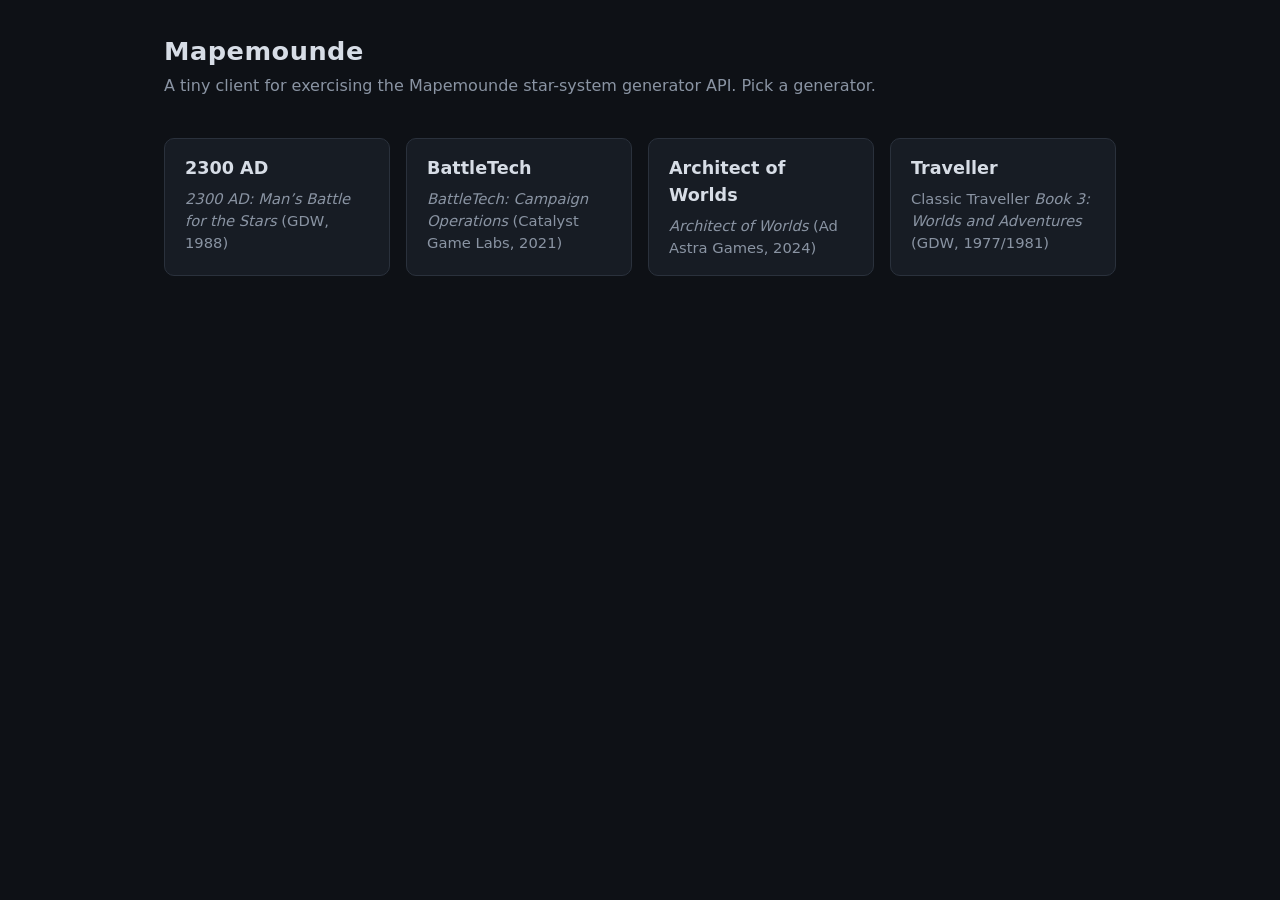
<file: docs/index.html>
<!DOCTYPE html>
<html lang="en">
  <head>
    <meta charset="utf-8" />
    <meta name="viewport" content="width=device-width, initial-scale=1" />
    <title>Mapemounde — API tester</title>
    <link rel="icon" href="favicon.svg" type="image/svg+xml" />
    <link rel="stylesheet" href="styles.css" />
  </head>
  <body>
    <header>
      <h1>Mapemounde</h1>
      <p class="subtitle">A tiny client for exercising the Mapemounde star-system generator API. Pick a generator.</p>
    </header>

    <main>
      <form data-dev-only>
        <div class="row">
          <label for="apiBase">API base</label>
          <!-- Dev only: value is set by apiBase.js (?api= → saved → default) and remembered across visits and pages. In prod it is fixed and this form is hidden. -->
          <input id="apiBase" type="text" placeholder="http://localhost:8080" spellcheck="false" />
        </div>
        <p class="hint">
          Remembered across visits and shared by all four pages. Over HTTPS (GitHub Pages) the
          API base must be <code>https://</code> — the browser blocks <code>http://</code> as mixed content.
        </p>
      </form>

      <nav class="cards">
        <a class="gcard" href="ad2300.html">
          <h2>2300 AD</h2>
          <p><cite>2300 AD: Man’s Battle for the Stars</cite> (GDW, 1988)</p>
        </a>
        <a class="gcard" href="btech.html">
          <h2>BattleTech</h2>
          <p><cite>BattleTech: Campaign Operations</cite> (Catalyst Game Labs, 2021)</p>
        </a>
        <a class="gcard" href="aow.html">
          <h2>Architect of Worlds</h2>
          <p><cite>Architect of Worlds</cite> (Ad Astra Games, 2024)</p>
        </a>
        <a class="gcard" href="traveller.html">
          <h2>Traveller</h2>
          <p>Classic Traveller <cite>Book 3: Worlds and Adventures</cite> (GDW, 1977/1981)</p>
        </a>
      </nav>
    </main>

    <script src="apiBase.js"></script>
  </body>
</html>
</file>
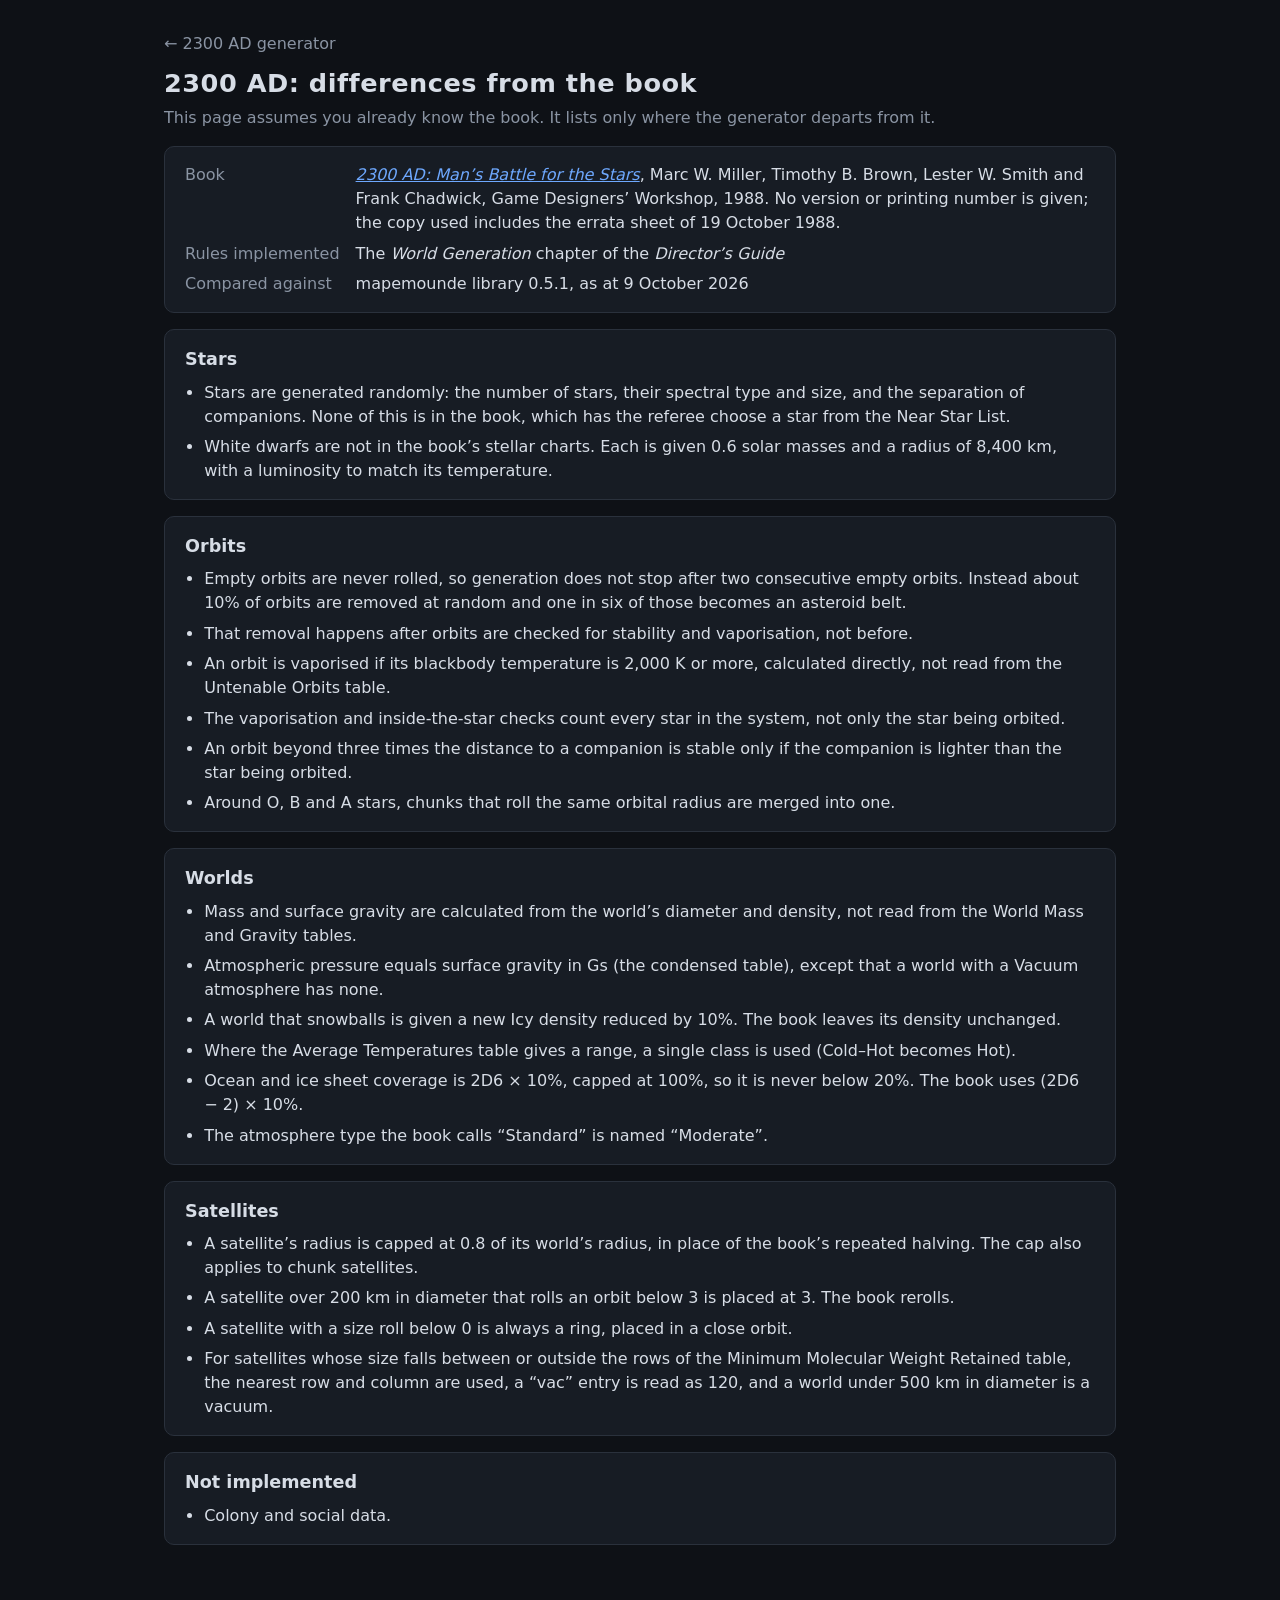
<file: docs/ad2300-differences.html>
<!DOCTYPE html>
<html lang="en">
  <head>
    <meta charset="utf-8" />
    <meta name="viewport" content="width=device-width, initial-scale=1" />
    <title>Mapemounde — 2300 AD: differences from the book</title>
    <link rel="icon" href="favicon.svg" type="image/svg+xml" />
    <link rel="stylesheet" href="styles.css" />
  </head>
  <body>
    <header>
      <p class="crumb"><a href="ad2300.html">← 2300 AD generator</a></p>
      <h1>2300 AD: differences from the book</h1>
      <p class="subtitle">This page assumes you already know the book. It lists only where the generator departs from it.</p>
    </header>

    <main class="about">
      <section class="card">
        <dl class="facts">
          <dt>Book</dt>
          <dd><a href="https://www.drivethrurpg.com/en/product/413/2300-ad-man-s-battle-for-the-stars" target="_blank" rel="noopener"><cite>2300 AD: Man’s Battle for the Stars</cite></a>, Marc W. Miller, Timothy B. Brown, Lester W. Smith and Frank Chadwick, Game Designers’ Workshop, 1988. No version or printing number is given; the copy used includes the errata sheet of 19 October 1988.</dd>
          <dt>Rules implemented</dt>
          <dd>The <em>World Generation</em> chapter of the <em>Director’s Guide</em></dd>
          <dt>Compared against</dt>
          <dd>mapemounde library 0.5.1, as at 9 October 2026</dd>
        </dl>
      </section>

      <section class="card">
        <h2>Stars</h2>
        <ul>
          <li>Stars are generated randomly: the number of stars, their spectral type and size, and the separation of companions. None of this is in the book, which has the referee choose a star from the Near Star List.</li>
          <li>White dwarfs are not in the book’s stellar charts. Each is given 0.6 solar masses and a radius of 8,400 km, with a luminosity to match its temperature.</li>
        </ul>
      </section>

      <section class="card">
        <h2>Orbits</h2>
        <ul>
          <li>Empty orbits are never rolled, so generation does not stop after two consecutive empty orbits. Instead about 10% of orbits are removed at random and one in six of those becomes an asteroid belt.</li>
          <li>That removal happens after orbits are checked for stability and vaporisation, not before.</li>
          <li>An orbit is vaporised if its blackbody temperature is 2,000 K or more, calculated directly, not read from the Untenable Orbits table.</li>
          <li>The vaporisation and inside-the-star checks count every star in the system, not only the star being orbited.</li>
          <li>An orbit beyond three times the distance to a companion is stable only if the companion is lighter than the star being orbited.</li>
          <li>Around O, B and A stars, chunks that roll the same orbital radius are merged into one.</li>
        </ul>
      </section>

      <section class="card">
        <h2>Worlds</h2>
        <ul>
          <li>Mass and surface gravity are calculated from the world’s diameter and density, not read from the World Mass and Gravity tables.</li>
          <li>Atmospheric pressure equals surface gravity in Gs (the condensed table), except that a world with a Vacuum atmosphere has none.</li>
          <li>A world that snowballs is given a new Icy density reduced by 10%. The book leaves its density unchanged.</li>
          <li>Where the Average Temperatures table gives a range, a single class is used (Cold–Hot becomes Hot).</li>
          <li>Ocean and ice sheet coverage is 2D6 × 10%, capped at 100%, so it is never below 20%. The book uses (2D6 − 2) × 10%.</li>
          <li>The atmosphere type the book calls “Standard” is named “Moderate”.</li>
        </ul>
      </section>

      <section class="card">
        <h2>Satellites</h2>
        <ul>
          <li>A satellite’s radius is capped at 0.8 of its world’s radius, in place of the book’s repeated halving. The cap also applies to chunk satellites.</li>
          <li>A satellite over 200 km in diameter that rolls an orbit below 3 is placed at 3. The book rerolls.</li>
          <li>A satellite with a size roll below 0 is always a ring, placed in a close orbit.</li>
          <li>For satellites whose size falls between or outside the rows of the Minimum Molecular Weight Retained table, the nearest row and column are used, a “vac” entry is read as 120, and a world under 500 km in diameter is a vacuum.</li>
        </ul>
      </section>

      <section class="card">
        <h2>Not implemented</h2>
        <ul>
          <li>Colony and social data.</li>
        </ul>
      </section>
    </main>
  </body>
</html>
</file>
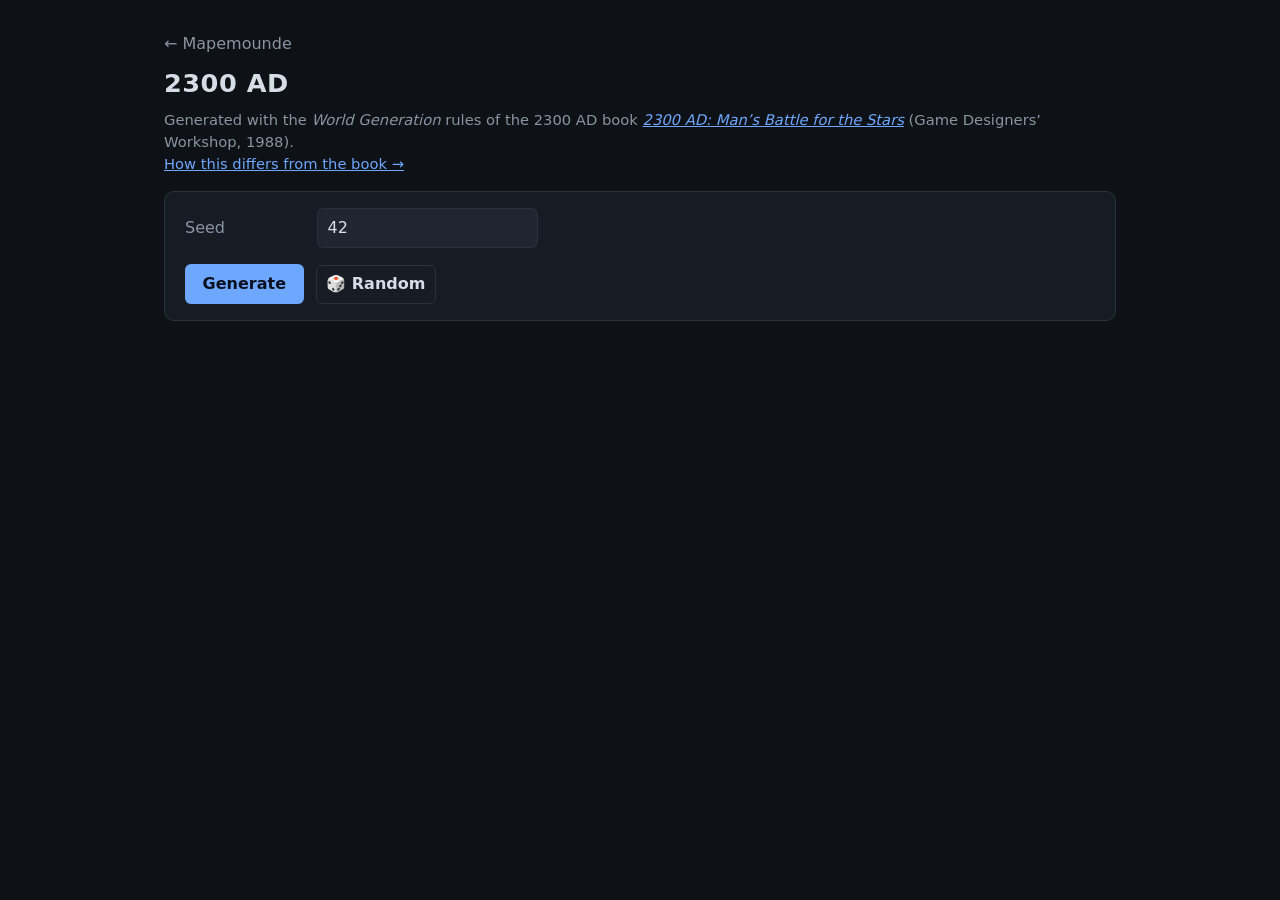
<file: docs/ad2300.html>
<!DOCTYPE html>
<html lang="en">
  <head>
    <meta charset="utf-8" />
    <meta name="viewport" content="width=device-width, initial-scale=1" />
    <title>Mapemounde — 2300 AD</title>
    <link rel="icon" href="favicon.svg" type="image/svg+xml" />
    <link rel="stylesheet" href="styles.css" />
  </head>
  <body data-generator="ad2300">
    <header>
      <p class="crumb"><a href="index.html">← Mapemounde</a></p>
      <h1>2300 AD</h1>
      <p class="source">
        Generated with the <em>World Generation</em> rules of the 2300 AD book <a href="https://www.drivethrurpg.com/en/product/413/2300-ad-man-s-battle-for-the-stars" target="_blank" rel="noopener"><cite>2300 AD: Man’s Battle for the Stars</cite></a> (Game Designers’ Workshop, 1988).<br />
        <a href="ad2300-differences.html">How this differs from the book →</a>
      </p>
    </header>

    <main>
      <form id="form">
        <div class="row" data-dev-only>
          <label for="apiBase">API base</label>
          <!-- Dev only: value is set by apiBase.js (?api= → saved → default) and remembered across visits and pages. In prod it is fixed and this row is hidden. -->
          <input id="apiBase" type="text" placeholder="http://localhost:8080" spellcheck="false" />
        </div>

        <div class="row">
          <label for="seed">Seed</label>
          <input id="seed" type="text" value="42" spellcheck="false" />
        </div>

        <div class="row actions">
          <button type="submit" title="Generate the system for this seed">Generate</button>
          <button type="button" id="random" class="ghost" title="Roll a random seed and generate (shortcut: R)">🎲 Random</button>
          <span id="status" class="status"></span>
        </div>
      </form>

      <section id="result" hidden>
        <div id="rendered"></div>
        <details>
          <summary>Raw JSON</summary>
          <pre id="raw"></pre>
        </details>
      </section>
    </main>

    <script src="apiBase.js"></script>
    <script src="app.js"></script>
  </body>
</html>
</file>
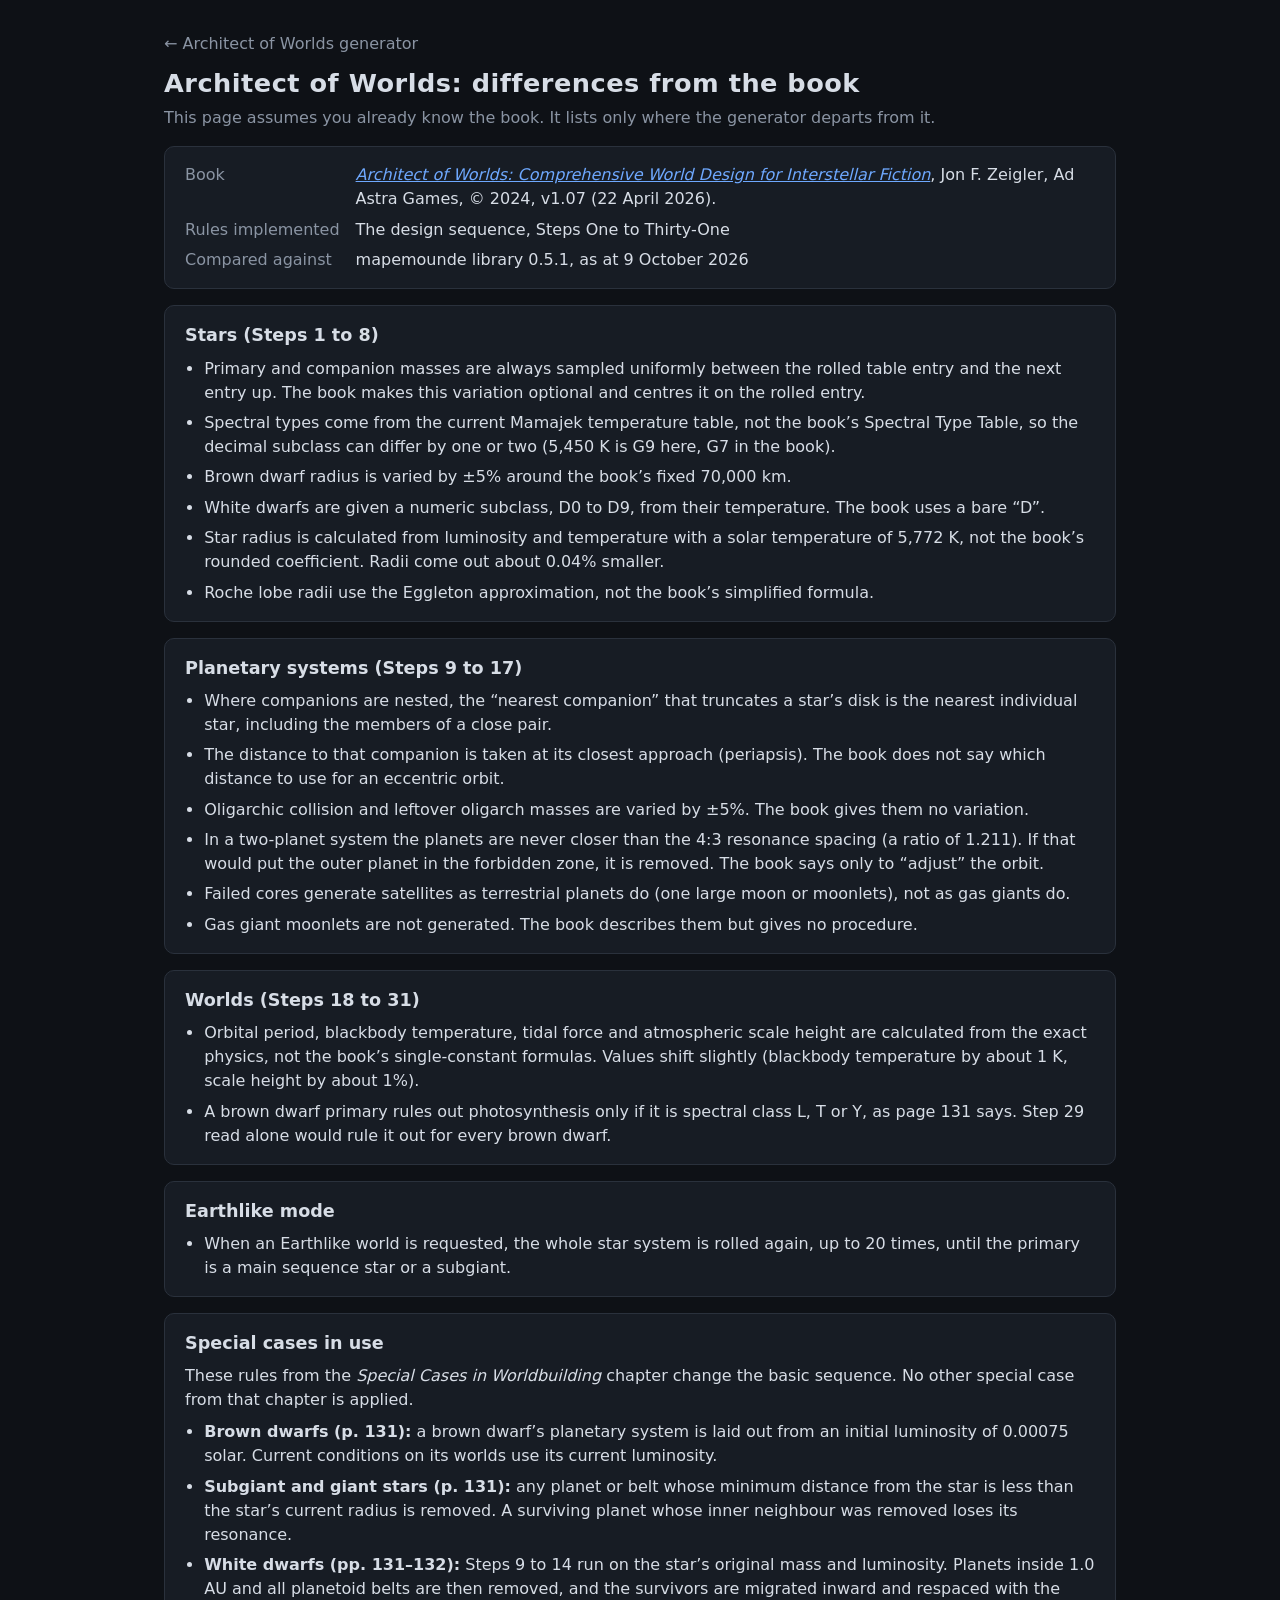
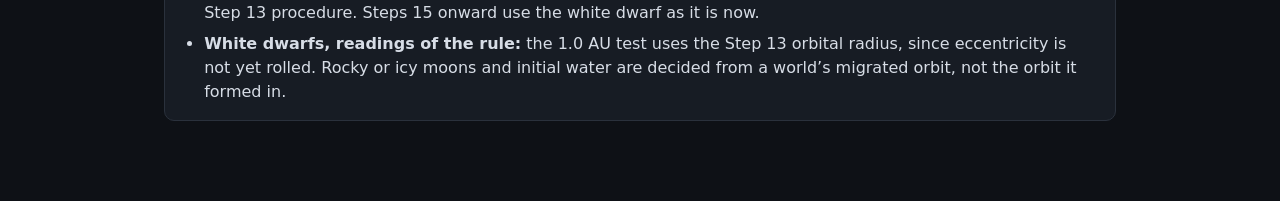
<file: docs/aow-differences.html>
<!DOCTYPE html>
<html lang="en">
  <head>
    <meta charset="utf-8" />
    <meta name="viewport" content="width=device-width, initial-scale=1" />
    <title>Mapemounde — Architect of Worlds: differences from the book</title>
    <link rel="icon" href="favicon.svg" type="image/svg+xml" />
    <link rel="stylesheet" href="styles.css" />
  </head>
  <body>
    <header>
      <p class="crumb"><a href="aow.html">← Architect of Worlds generator</a></p>
      <h1>Architect of Worlds: differences from the book</h1>
      <p class="subtitle">This page assumes you already know the book. It lists only where the generator departs from it.</p>
    </header>

    <main class="about">
      <section class="card">
        <dl class="facts">
          <dt>Book</dt>
          <dd><a href="https://www.adastragames.com/products/p/architect-of-worlds-pdf" target="_blank" rel="noopener"><cite>Architect of Worlds: Comprehensive World Design for Interstellar Fiction</cite></a>, Jon F. Zeigler, Ad Astra Games, © 2024, v1.07 (22 April 2026).</dd>
          <dt>Rules implemented</dt>
          <dd>The design sequence, Steps One to Thirty-One</dd>
          <dt>Compared against</dt>
          <dd>mapemounde library 0.5.1, as at 9 October 2026</dd>
        </dl>
      </section>

      <section class="card">
        <h2>Stars (Steps 1 to 8)</h2>
        <ul>
          <li>Primary and companion masses are always sampled uniformly between the rolled table entry and the next entry up. The book makes this variation optional and centres it on the rolled entry.</li>
          <li>Spectral types come from the current Mamajek temperature table, not the book’s Spectral Type Table, so the decimal subclass can differ by one or two (5,450 K is G9 here, G7 in the book).</li>
          <li>Brown dwarf radius is varied by ±5% around the book’s fixed 70,000 km.</li>
          <li>White dwarfs are given a numeric subclass, D0 to D9, from their temperature. The book uses a bare “D”.</li>
          <li>Star radius is calculated from luminosity and temperature with a solar temperature of 5,772 K, not the book’s rounded coefficient. Radii come out about 0.04% smaller.</li>
          <li>Roche lobe radii use the Eggleton approximation, not the book’s simplified formula.</li>
        </ul>
      </section>

      <section class="card">
        <h2>Planetary systems (Steps 9 to 17)</h2>
        <ul>
          <li>Where companions are nested, the “nearest companion” that truncates a star’s disk is the nearest individual star, including the members of a close pair.</li>
          <li>The distance to that companion is taken at its closest approach (periapsis). The book does not say which distance to use for an eccentric orbit.</li>
          <li>Oligarchic collision and leftover oligarch masses are varied by ±5%. The book gives them no variation.</li>
          <li>In a two-planet system the planets are never closer than the 4:3 resonance spacing (a ratio of 1.211). If that would put the outer planet in the forbidden zone, it is removed. The book says only to “adjust” the orbit.</li>
          <li>Failed cores generate satellites as terrestrial planets do (one large moon or moonlets), not as gas giants do.</li>
          <li>Gas giant moonlets are not generated. The book describes them but gives no procedure.</li>
        </ul>
      </section>

      <section class="card">
        <h2>Worlds (Steps 18 to 31)</h2>
        <ul>
          <li>Orbital period, blackbody temperature, tidal force and atmospheric scale height are calculated from the exact physics, not the book’s single-constant formulas. Values shift slightly (blackbody temperature by about 1 K, scale height by about 1%).</li>
          <li>A brown dwarf primary rules out photosynthesis only if it is spectral class L, T or Y, as page 131 says. Step 29 read alone would rule it out for every brown dwarf.</li>
        </ul>
      </section>

      <section class="card">
        <h2>Earthlike mode</h2>
        <ul>
          <li>When an Earthlike world is requested, the whole star system is rolled again, up to 20 times, until the primary is a main sequence star or a subgiant.</li>
        </ul>
      </section>

      <section class="card">
        <h2>Special cases in use</h2>
        <p>These rules from the <em>Special Cases in Worldbuilding</em> chapter change the basic sequence. No other special case from that chapter is applied.</p>
        <ul>
          <li><strong>Brown dwarfs (p. 131):</strong> a brown dwarf’s planetary system is laid out from an initial luminosity of 0.00075 solar. Current conditions on its worlds use its current luminosity.</li>
          <li><strong>Subgiant and giant stars (p. 131):</strong> any planet or belt whose minimum distance from the star is less than the star’s current radius is removed. A surviving planet whose inner neighbour was removed loses its resonance.</li>
          <li><strong>White dwarfs (pp. 131–132):</strong> Steps 9 to 14 run on the star’s original mass and luminosity. Planets inside 1.0 AU and all planetoid belts are then removed, and the survivors are migrated inward and respaced with the Step 13 procedure. Steps 15 onward use the white dwarf as it is now.</li>
          <li><strong>White dwarfs, readings of the rule:</strong> the 1.0 AU test uses the Step 13 orbital radius, since eccentricity is not yet rolled. Rocky or icy moons and initial water are decided from a world’s migrated orbit, not the orbit it formed in.</li>
        </ul>
      </section>
    </main>
  </body>
</html>
</file>
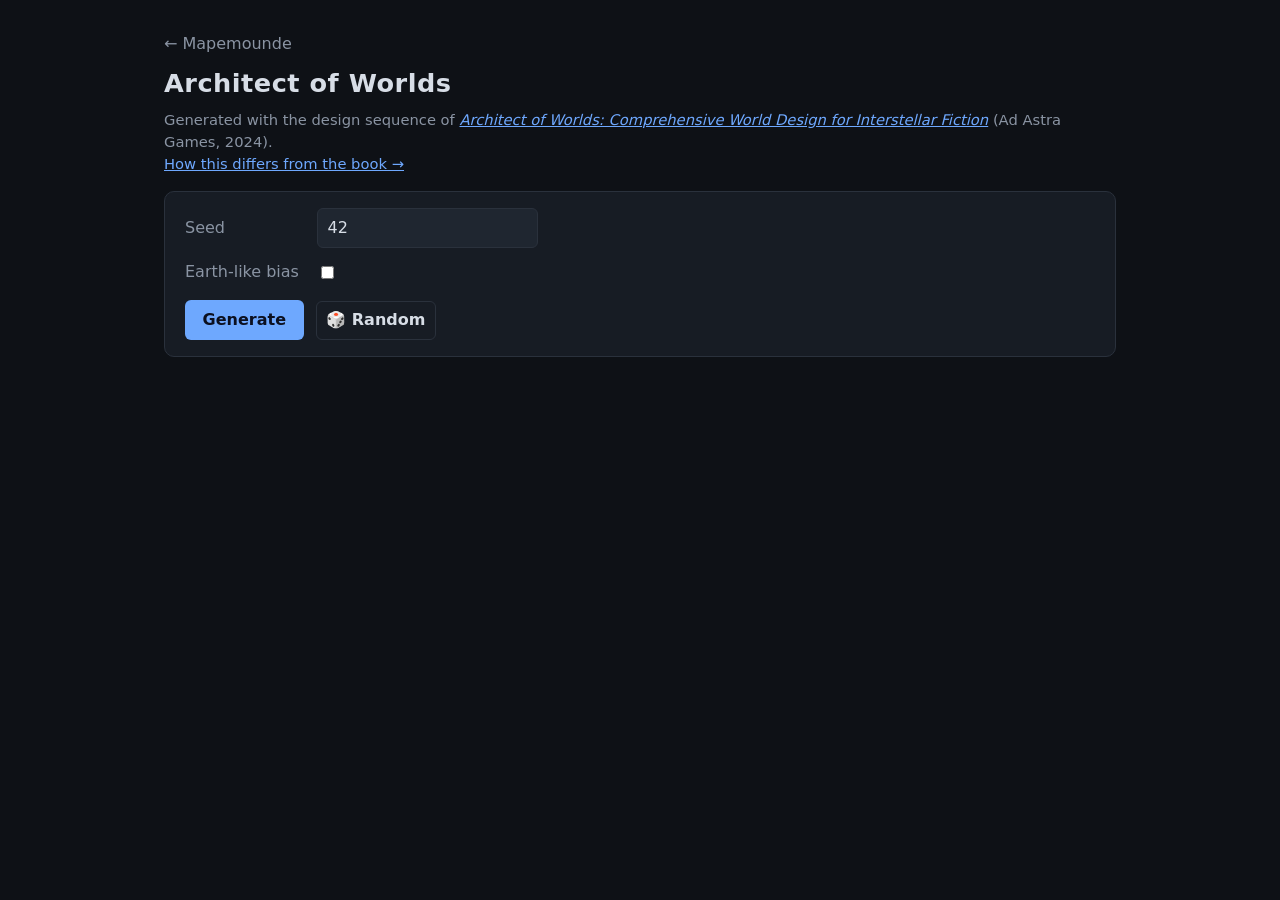
<file: docs/aow.html>
<!DOCTYPE html>
<html lang="en">
  <head>
    <meta charset="utf-8" />
    <meta name="viewport" content="width=device-width, initial-scale=1" />
    <title>Mapemounde — Architect of Worlds</title>
    <link rel="icon" href="favicon.svg" type="image/svg+xml" />
    <link rel="stylesheet" href="styles.css" />
  </head>
  <body data-generator="aow">
    <header>
      <p class="crumb"><a href="index.html">← Mapemounde</a></p>
      <h1>Architect of Worlds</h1>
      <p class="source">
        Generated with the design sequence of <a href="https://www.adastragames.com/products/p/architect-of-worlds-pdf" target="_blank" rel="noopener"><cite>Architect of Worlds: Comprehensive World Design for Interstellar Fiction</cite></a> (Ad Astra Games, 2024).<br />
        <a href="aow-differences.html">How this differs from the book →</a>
      </p>
    </header>

    <main>
      <form id="form">
        <div class="row" data-dev-only>
          <label for="apiBase">API base</label>
          <!-- Dev only: value is set by apiBase.js (?api= → saved → default) and remembered across visits and pages. In prod it is fixed and this row is hidden. -->
          <input id="apiBase" type="text" placeholder="http://localhost:8080" spellcheck="false" />
        </div>

        <div class="row">
          <label for="seed">Seed</label>
          <input id="seed" type="text" value="42" spellcheck="false" />
        </div>

        <div class="row">
          <label for="earthLike">Earth-like bias</label>
          <input id="earthLike" type="checkbox" data-param="earthLike" />
        </div>

        <div class="row actions">
          <button type="submit" title="Generate the system for this seed">Generate</button>
          <button type="button" id="random" class="ghost" title="Roll a random seed and generate (shortcut: R)">🎲 Random</button>
          <span id="status" class="status"></span>
        </div>
      </form>

      <section id="result" hidden>
        <div id="rendered"></div>
        <details>
          <summary>Raw JSON</summary>
          <pre id="raw"></pre>
        </details>
      </section>
    </main>

    <script src="apiBase.js"></script>
    <script src="app.js"></script>
  </body>
</html>
</file>
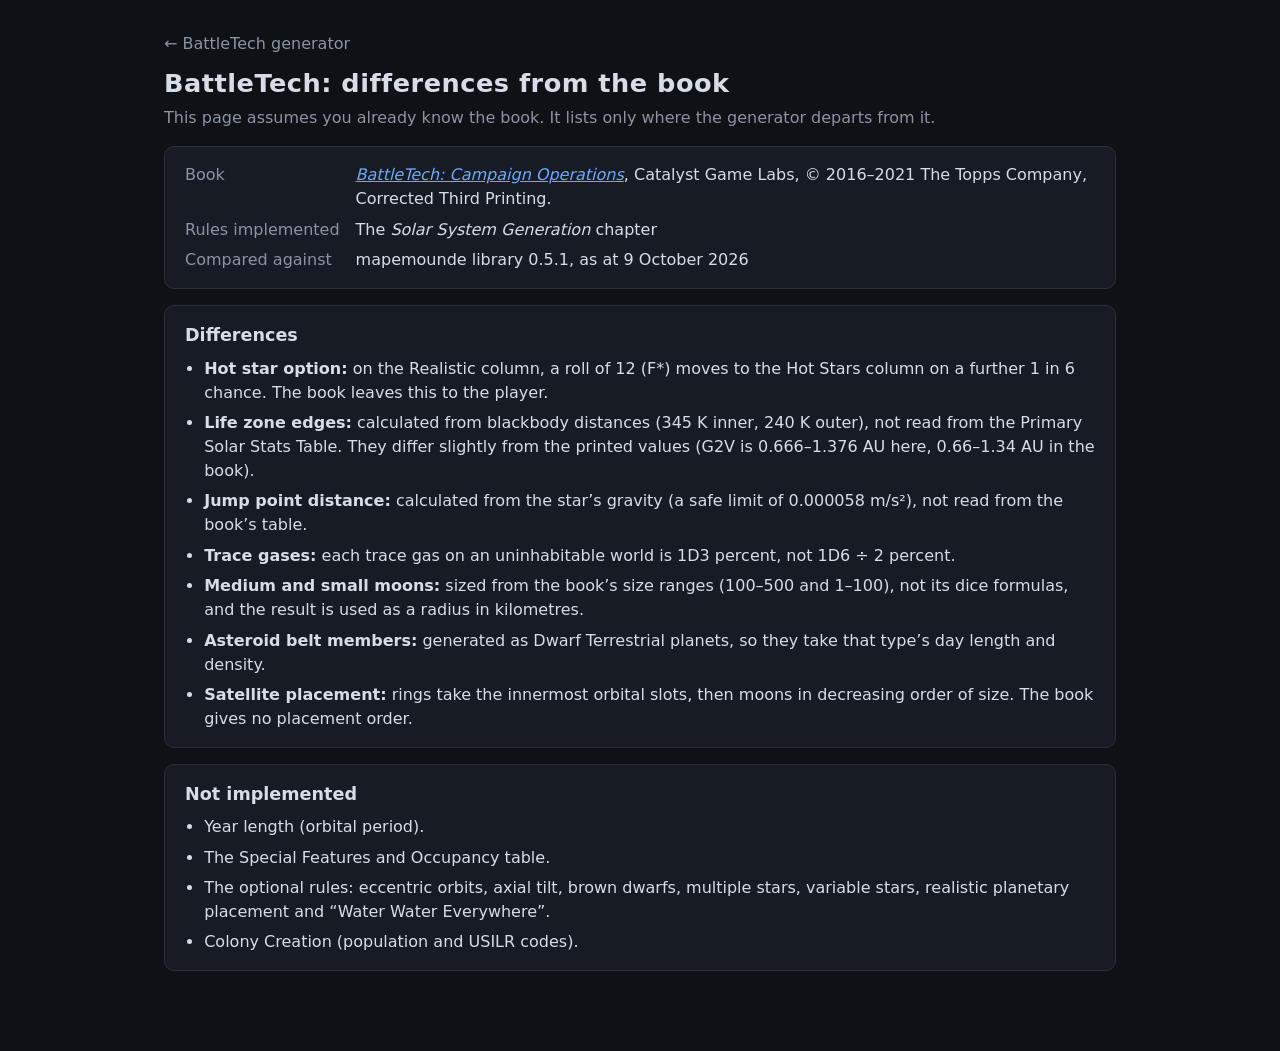
<file: docs/btech-differences.html>
<!DOCTYPE html>
<html lang="en">
  <head>
    <meta charset="utf-8" />
    <meta name="viewport" content="width=device-width, initial-scale=1" />
    <title>Mapemounde — BattleTech: differences from the book</title>
    <link rel="icon" href="favicon.svg" type="image/svg+xml" />
    <link rel="stylesheet" href="styles.css" />
  </head>
  <body>
    <header>
      <p class="crumb"><a href="btech.html">← BattleTech generator</a></p>
      <h1>BattleTech: differences from the book</h1>
      <p class="subtitle">This page assumes you already know the book. It lists only where the generator departs from it.</p>
    </header>

    <main class="about">
      <section class="card">
        <dl class="facts">
          <dt>Book</dt>
          <dd><a href="https://www.drivethrurpg.com/en/product/186964/battletech-campaign-operations" target="_blank" rel="noopener"><cite>BattleTech: Campaign Operations</cite></a>, Catalyst Game Labs, © 2016–2021 The Topps Company, Corrected Third Printing.</dd>
          <dt>Rules implemented</dt>
          <dd>The <em>Solar System Generation</em> chapter</dd>
          <dt>Compared against</dt>
          <dd>mapemounde library 0.5.1, as at 9 October 2026</dd>
        </dl>
      </section>

      <section class="card">
        <h2>Differences</h2>
        <ul>
          <li><strong>Hot star option:</strong> on the Realistic column, a roll of 12 (F*) moves to the Hot Stars column on a further 1 in 6 chance. The book leaves this to the player.</li>
          <li><strong>Life zone edges:</strong> calculated from blackbody distances (345 K inner, 240 K outer), not read from the Primary Solar Stats Table. They differ slightly from the printed values (G2V is 0.666–1.376 AU here, 0.66–1.34 AU in the book).</li>
          <li><strong>Jump point distance:</strong> calculated from the star’s gravity (a safe limit of 0.000058 m/s²), not read from the book’s table.</li>
          <li><strong>Trace gases:</strong> each trace gas on an uninhabitable world is 1D3 percent, not 1D6 ÷ 2 percent.</li>
          <li><strong>Medium and small moons:</strong> sized from the book’s size ranges (100–500 and 1–100), not its dice formulas, and the result is used as a radius in kilometres.</li>
          <li><strong>Asteroid belt members:</strong> generated as Dwarf Terrestrial planets, so they take that type’s day length and density.</li>
          <li><strong>Satellite placement:</strong> rings take the innermost orbital slots, then moons in decreasing order of size. The book gives no placement order.</li>
        </ul>
      </section>

      <section class="card">
        <h2>Not implemented</h2>
        <ul>
          <li>Year length (orbital period).</li>
          <li>The Special Features and Occupancy table.</li>
          <li>The optional rules: eccentric orbits, axial tilt, brown dwarfs, multiple stars, variable stars, realistic planetary placement and “Water Water Everywhere”.</li>
          <li>Colony Creation (population and USILR codes).</li>
        </ul>
      </section>
    </main>
  </body>
</html>
</file>
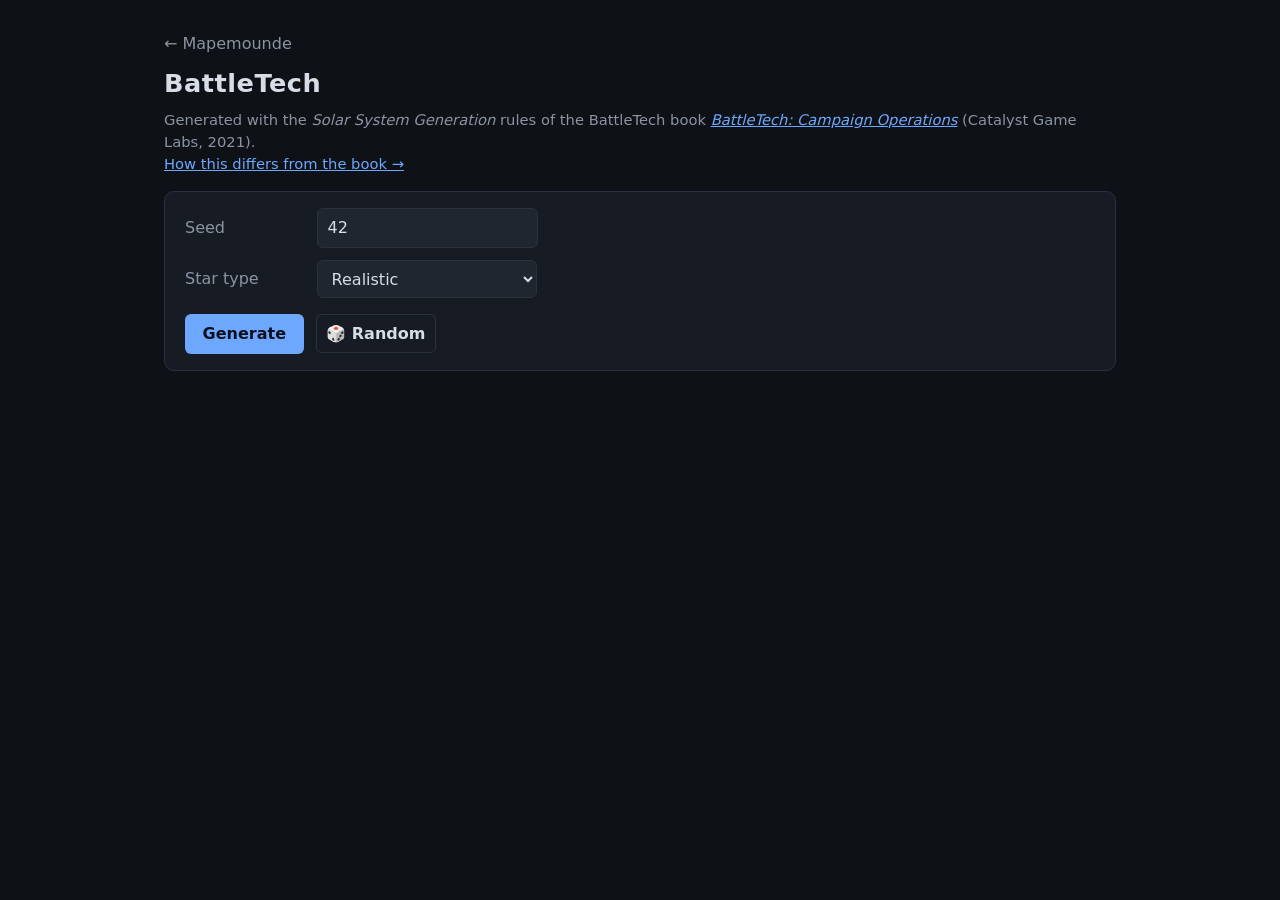
<file: docs/btech.html>
<!DOCTYPE html>
<html lang="en">
  <head>
    <meta charset="utf-8" />
    <meta name="viewport" content="width=device-width, initial-scale=1" />
    <title>Mapemounde — BattleTech</title>
    <link rel="icon" href="favicon.svg" type="image/svg+xml" />
    <link rel="stylesheet" href="styles.css" />
  </head>
  <body data-generator="btech">
    <header>
      <p class="crumb"><a href="index.html">← Mapemounde</a></p>
      <h1>BattleTech</h1>
      <p class="source">
        Generated with the <em>Solar System Generation</em> rules of the BattleTech book <a href="https://www.drivethrurpg.com/en/product/186964/battletech-campaign-operations" target="_blank" rel="noopener"><cite>BattleTech: Campaign Operations</cite></a> (Catalyst Game Labs, 2021).<br />
        <a href="btech-differences.html">How this differs from the book →</a>
      </p>
    </header>

    <main>
      <form id="form">
        <div class="row" data-dev-only>
          <label for="apiBase">API base</label>
          <!-- Dev only: value is set by apiBase.js (?api= → saved → default) and remembered across visits and pages. In prod it is fixed and this row is hidden. -->
          <input id="apiBase" type="text" placeholder="http://localhost:8080" spellcheck="false" />
        </div>

        <div class="row">
          <label for="seed">Seed</label>
          <input id="seed" type="text" value="42" spellcheck="false" />
        </div>

        <div class="row">
          <label for="starType">Star type</label>
          <select id="starType" data-param="starType">
            <option value="Realistic">Realistic</option>
            <option value="LifeFriendly">LifeFriendly</option>
            <option value="HotStars">HotStars</option>
          </select>
        </div>

        <div class="row actions">
          <button type="submit" title="Generate the system for this seed">Generate</button>
          <button type="button" id="random" class="ghost" title="Roll a random seed and generate (shortcut: R)">🎲 Random</button>
          <span id="status" class="status"></span>
        </div>
      </form>

      <section id="result" hidden>
        <div id="rendered"></div>
        <details>
          <summary>Raw JSON</summary>
          <pre id="raw"></pre>
        </details>
      </section>
    </main>

    <script src="apiBase.js"></script>
    <script src="app.js"></script>
  </body>
</html>
</file>
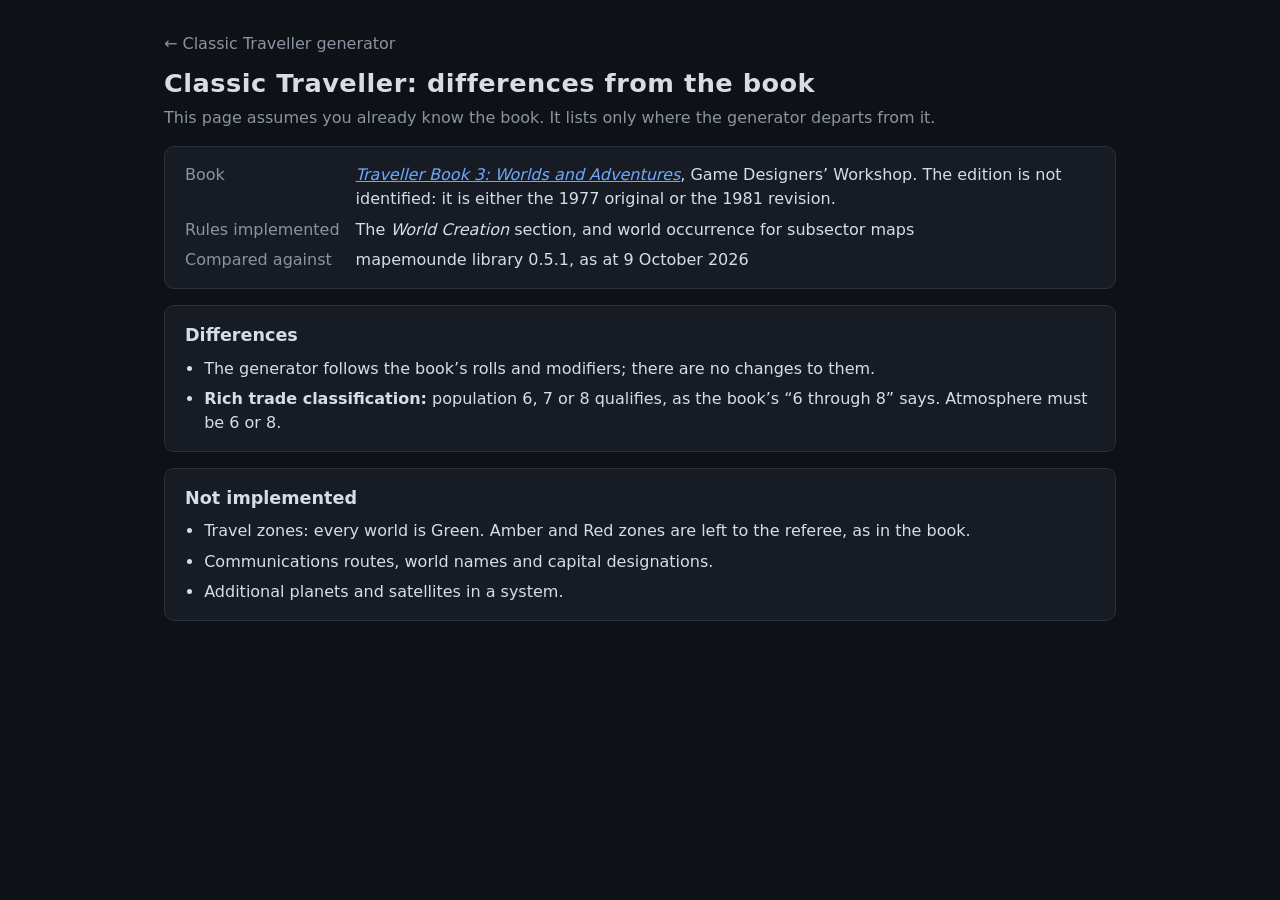
<file: docs/traveller-differences.html>
<!DOCTYPE html>
<html lang="en">
  <head>
    <meta charset="utf-8" />
    <meta name="viewport" content="width=device-width, initial-scale=1" />
    <title>Mapemounde — Classic Traveller: differences from the book</title>
    <link rel="icon" href="favicon.svg" type="image/svg+xml" />
    <link rel="stylesheet" href="styles.css" />
  </head>
  <body>
    <header>
      <p class="crumb"><a href="traveller.html">← Classic Traveller generator</a></p>
      <h1>Classic Traveller: differences from the book</h1>
      <p class="subtitle">This page assumes you already know the book. It lists only where the generator departs from it.</p>
    </header>

    <main class="about">
      <section class="card">
        <dl class="facts">
          <dt>Book</dt>
          <dd><a href="https://www.drivethrurpg.com/en/product/80179/classic-traveller-ct-b03-worlds-and-adventures" target="_blank" rel="noopener"><cite>Traveller Book 3: Worlds and Adventures</cite></a>, Game Designers’ Workshop. The edition is not identified: it is either the 1977 original or the 1981 revision.</dd>
          <dt>Rules implemented</dt>
          <dd>The <em>World Creation</em> section, and world occurrence for subsector maps</dd>
          <dt>Compared against</dt>
          <dd>mapemounde library 0.5.1, as at 9 October 2026</dd>
        </dl>
      </section>

      <section class="card">
        <h2>Differences</h2>
        <ul>
          <li>The generator follows the book’s rolls and modifiers; there are no changes to them.</li>
          <li><strong>Rich trade classification:</strong> population 6, 7 or 8 qualifies, as the book’s “6 through 8” says. Atmosphere must be 6 or 8.</li>
        </ul>
      </section>

      <section class="card">
        <h2>Not implemented</h2>
        <ul>
          <li>Travel zones: every world is Green. Amber and Red zones are left to the referee, as in the book.</li>
          <li>Communications routes, world names and capital designations.</li>
          <li>Additional planets and satellites in a system.</li>
        </ul>
      </section>
    </main>
  </body>
</html>
</file>
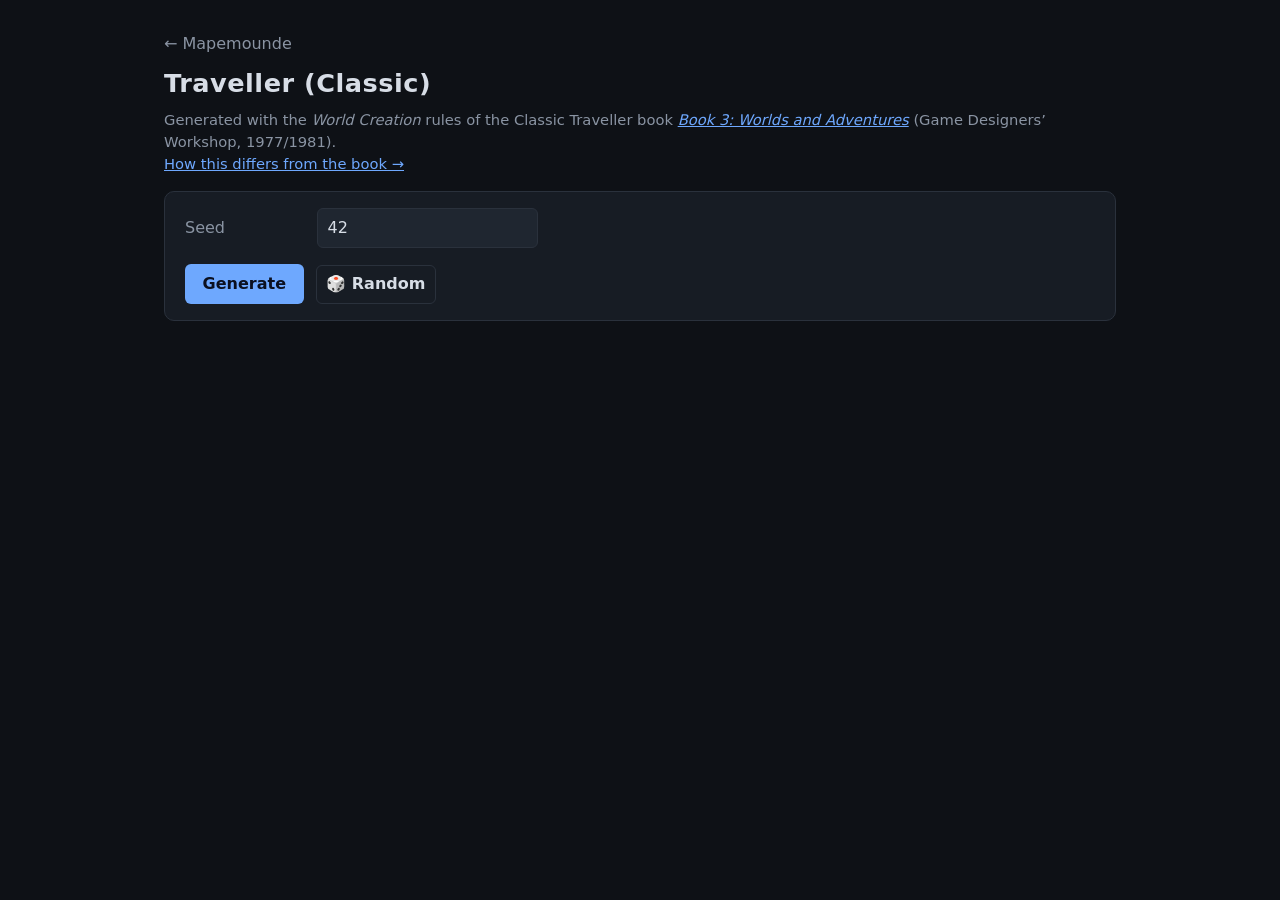
<file: docs/traveller.html>
<!DOCTYPE html>
<html lang="en">
  <head>
    <meta charset="utf-8" />
    <meta name="viewport" content="width=device-width, initial-scale=1" />
    <title>Mapemounde — Traveller</title>
    <link rel="icon" href="favicon.svg" type="image/svg+xml" />
    <link rel="stylesheet" href="styles.css" />
  </head>
  <body data-generator="traveller">
    <header>
      <p class="crumb"><a href="index.html">← Mapemounde</a></p>
      <h1>Traveller (Classic)</h1>
      <p class="source">
        Generated with the <em>World Creation</em> rules of the Classic Traveller book <a href="https://www.drivethrurpg.com/en/product/80179/classic-traveller-ct-b03-worlds-and-adventures" target="_blank" rel="noopener"><cite>Book 3: Worlds and Adventures</cite></a> (Game Designers’ Workshop, 1977/1981).<br />
        <a href="traveller-differences.html">How this differs from the book →</a>
      </p>
    </header>

    <main>
      <form id="form">
        <div class="row" data-dev-only>
          <label for="apiBase">API base</label>
          <!-- Dev only: value is set by apiBase.js (?api= → saved → default) and remembered across visits and pages. In prod it is fixed and this row is hidden. -->
          <input id="apiBase" type="text" placeholder="http://localhost:8080" spellcheck="false" />
        </div>

        <div class="row">
          <label for="seed">Seed</label>
          <input id="seed" type="text" value="42" spellcheck="false" />
        </div>

        <div class="row actions">
          <button type="submit" title="Generate the system for this seed">Generate</button>
          <button type="button" id="random" class="ghost" title="Roll a random seed and generate (shortcut: R)">🎲 Random</button>
          <span id="status" class="status"></span>
        </div>
      </form>

      <section id="result" hidden>
        <div id="rendered"></div>
        <div class="hex-controls">
          <label for="systemName">Name</label>
          <!-- Display-only label drawn inside the hex; client-side, never sent to the API. -->
          <input id="systemName" type="text" placeholder="System name" spellcheck="false" maxlength="40" />
          <button type="button" id="downloadSvg" class="ghost" title="Download the hex as an SVG">⬇ Download SVG</button>
        </div>
        <details>
          <summary>Raw JSON</summary>
          <pre id="raw"></pre>
        </details>
      </section>
    </main>

    <script src="apiBase.js"></script>
    <script src="app.js"></script>
  </body>
</html>
</file>
<file: docs/styles.css>
:root {
  --bg: #0e1116;
  --panel: #171c24;
  --panel-2: #1f2630;
  --text: #d7dde6;
  --muted: #8a94a3;
  --accent: #6ea8fe;
  --border: #2a313c;
  --error: #ff8a8a;
}

* {
  box-sizing: border-box;
}

body {
  margin: 0;
  font-family: system-ui, -apple-system, Segoe UI, Roboto, sans-serif;
  background: var(--bg);
  color: var(--text);
  line-height: 1.5;
}

header {
  padding: 2rem 1.5rem 1rem;
  max-width: 1000px;
  margin: 0 auto;
}

h1 {
  margin: 0;
  font-size: 1.6rem;
  letter-spacing: 0.5px;
}

.subtitle {
  margin: 0.25rem 0 0;
  color: var(--muted);
}

.crumb {
  margin: 0 0 0.5rem;
}

.crumb a {
  color: var(--muted);
  text-decoration: none;
}

.crumb a:hover {
  color: var(--accent);
}

main {
  max-width: 1000px;
  margin: 0 auto;
  padding: 0 1.5rem 4rem;
}

form {
  background: var(--panel);
  border: 1px solid var(--border);
  border-radius: 10px;
  padding: 1rem 1.25rem;
  display: flex;
  flex-direction: column;
  gap: 0.75rem;
}

.row {
  display: flex;
  align-items: center;
  gap: 0.75rem;
}

.row label {
  width: 120px;
  color: var(--muted);
  flex: none;
}

input[type="text"],
select {
  background: var(--panel-2);
  color: var(--text);
  border: 1px solid var(--border);
  border-radius: 6px;
  padding: 0.45rem 0.6rem;
  font: inherit;
  min-width: 220px;
}

input[type="text"]:focus,
select:focus {
  outline: none;
  border-color: var(--accent);
}

button {
  background: var(--accent);
  color: #0b1020;
  border: none;
  border-radius: 6px;
  padding: 0.5rem 1.1rem;
  font: inherit;
  font-weight: 600;
  cursor: pointer;
}

button.ghost {
  background: transparent;
  border: 1px solid var(--border);
  color: var(--text);
  padding: 0.4rem 0.6rem;
}

button:hover {
  filter: brightness(1.08);
}

.actions {
  margin-top: 0.25rem;
}

.actions button {
  flex: none; /* a long status must wrap itself, not squeeze the buttons onto two lines */
}

.status {
  color: var(--muted);
  overflow-wrap: anywhere; /* an error naming the API URL must not force the page wider than a phone */
}

.status.error {
  color: var(--error);
}

@media (max-width: 600px) {
  /* Let the fields shrink into the card, and drop the status under the buttons. */
  input[type="text"],
  select {
    min-width: 0;
  }

  .actions {
    flex-wrap: wrap;
  }

  .status {
    flex-basis: 100%;
  }
}

section#result {
  margin-top: 1.5rem;
}

/* Hover card: headline facts for the orrery body under the pointer (a tap pins it on touch).
   Positioned within #rendered rather than the orrery card, whose overflow would clip it. */
#rendered {
  position: relative;
}

.orrery-body {
  cursor: pointer;
}

.orrery-body:hover {
  filter: brightness(1.15);
}

.hover-card {
  position: absolute;
  z-index: 5;
  max-width: 320px;
  padding: 0.5rem 0.7rem 0.55rem;
  background: var(--panel-2);
  border: 1px solid var(--border);
  border-radius: 8px;
  box-shadow: 0 6px 20px rgba(0, 0, 0, 0.4);
  font-size: 0.8rem;
}

.hover-card .hc-actions {
  margin-top: 0.4rem;
}

/* The card's action, styled as a link. */
.hc-open {
  background: none;
  border: 0;
  padding: 0;
  color: var(--accent);
  font: inherit;
  font-size: 0.78rem;
  cursor: pointer;
}

.hc-open:hover {
  text-decoration: underline;
  filter: none;
}

/* A glyph whose record is being hovered in the fold-out. */
.orrery-body.lit {
  filter: drop-shadow(0 0 5px rgba(255, 255, 255, 0.85)) brightness(1.25);
}

/* A record just jumped to from the map. */
@keyframes node-flash {
  from {
    background: rgba(110, 168, 254, 0.28);
  }
  to {
    background: transparent;
  }
}

.node.flash > .node-head {
  animation: node-flash 1.6s ease-out;
  border-radius: 6px;
}

.hover-card .hc-title {
  margin-bottom: 0.3rem;
}

.hover-card .hc-kind {
  color: var(--muted);
  margin-left: 0.4rem;
}

.hover-card .grid {
  font-size: 0.78rem;
  gap: 0.05rem 0.7rem;
}

.hover-card .comp {
  min-width: 170px;
  margin: 0.2rem 0 0.1rem;
}

.hover-card .comp-key {
  font-size: inherit;
  gap: 0 0.6rem;
}

.card {
  background: var(--panel);
  border: 1px solid var(--border);
  border-radius: 10px;
  padding: 1rem 1.25rem;
  margin-bottom: 1rem;
}

/* Traveller system hex: an inline SVG centred in the card. */
.hex-card {
  display: flex;
  justify-content: center;
}

.hex-svg {
  width: 100%;
  max-width: 360px;
  height: auto;
  color: var(--text);
}

/* Traveller UWP status line under the hex: the world profile string, shown verbatim/monospaced. */
.uwp {
  margin: 0.75rem 0 0;
  text-align: center;
  font-family: ui-monospace, "SF Mono", Menlo, Consolas, monospace;
  letter-spacing: 0.04em;
  color: var(--text);
}

/* Name + download controls under the traveller hex. */
.hex-controls {
  display: flex;
  align-items: center;
  gap: 0.75rem;
  margin: 0.75rem 0 0.5rem;
}

.hex-controls label {
  color: var(--muted);
}

.hex-controls input {
  min-width: 200px;
}

.hex-controls button {
  margin-left: auto;
}

@media (max-width: 600px) {
  .hex-controls input {
    min-width: 0;
  }
}

/* System orrery: a schematic map of the generated system, drawn as inline SVG. It scales down to
   the card's width (app.js splits wide systems into rows so the scale never drops below 0.72); the
   overflow-x is a last resort that should not trigger, kept so the page body can never scroll
   sideways. Centred with margin:auto rather than .hex-card's flex, because centring an over-wide
   flex item makes its leading overflow unreachable to the scroll container. */
.orrery-card {
  overflow-x: auto;
  padding: 0.5rem;
}

.orrery-svg {
  display: block;
  margin: 0 auto;
  width: 100%; /* scales down to the card; the inline max-width stops it scaling up */
  height: auto;
  color: var(--text);
}

/* Distance strip: the same bodies at their true orbit radii on a log axis, under the map. */
.dist-strip {
  display: block;
  margin: 0.4rem auto 0;
  width: 100%;
  height: auto;
  color: var(--text);
}

/* Legend: an "ⓘ Legend" pill at the bottom right of the orrery card that unfolds the legend (only
   the marks this system uses, in the orrery's own colours) as a panel beneath itself. The panel is
   in the page flow, not floated, so an open legend never covers the map. */
.legend-wrap {
  display: flex;
  flex-direction: column;
  align-items: flex-end;
  margin: 0.3rem 0.25rem 0;
}

.legend-wrap > summary,
.orrery-download {
  list-style: none;
  cursor: pointer;
  font-size: 0.78rem;
  color: var(--muted);
  padding: 0.1rem 0.6rem;
  border: 1px solid var(--border);
  border-radius: 999px;
  background: var(--panel-2);
}

.legend-wrap > summary::-webkit-details-marker {
  display: none;
}

.legend-wrap[open] > summary,
.legend-wrap > summary:hover,
.orrery-download:hover {
  color: var(--text);
}

/* The download pill sits at the bottom left, on the legend pill's line; out of the flow so the
   legend still unfolds across the card's full width. */
.orrery-foot {
  position: relative;
}

.orrery-download {
  position: absolute;
  top: 0; /* the legend's top margin collapses through .orrery-foot, so its pill starts here too */
  left: 0.25rem;
  font-weight: 400;
  line-height: inherit;
}

.orrery-download:hover {
  filter: none;
}

.legend-panel {
  margin-top: 6px;
  max-width: 100%;
  padding: 0.45rem 0.75rem 0.4rem;
  background: var(--panel-2);
  border: 1px solid var(--border);
  border-radius: 8px;
}

.legend {
  list-style: none;
  margin: 0;
  padding: 0;
  display: flex;
  flex-wrap: wrap;
  gap: 0.1rem 0.9rem;
  font-size: 0.78rem;
  color: var(--muted);
}

.legend li {
  display: inline-flex;
  align-items: center;
  gap: 0.3rem;
}

.swatch {
  flex: none;
}

.legend-note {
  margin: 0.3rem 0 0;
  font-size: 0.75rem;
  color: var(--muted);
}

/* The folded-away per-body detail under the orrery. Deeply nested records with wide grids can
   exceed a phone's width; they scroll inside the fold-out rather than widening the page. */
.tree-wrap {
  overflow-x: auto;
}

.tree-wrap > summary {
  margin-bottom: 0.5rem;
}

/* The page's own address, printed above the map (the form that holds the seed is not printed). */
.print-ref {
  display: none;
}

/* Summary strip: what the map cannot answer at a glance, as chips above it in the orrery card. */
.summary {
  list-style: none;
  margin: 0.15rem 0 0.4rem;
  padding: 0 0.5rem;
  display: flex;
  flex-wrap: wrap;
  align-items: center;
  gap: 0.3rem 0.5rem;
  font-size: 0.85rem;
  color: var(--muted);
}

.chip {
  display: inline-flex;
  align-items: center;
  gap: 0.3rem;
  padding: 0.15rem 0.55rem 0.15rem 0.3rem;
  border: 1px solid var(--border);
  border-radius: 999px;
  background: var(--panel-2);
}

.chip strong {
  color: var(--text);
  font-weight: 600;
}

.chip-fact {
  padding-left: 0.55rem;
}

.unit {
  color: var(--muted);
  margin-left: 0.15rem;
}

/* Hub landing page: shared API-base config + a card per generator. */
.hint {
  color: var(--muted);
  font-size: 0.9rem;
  margin: 0.75rem 0 0;
}

code {
  background: var(--panel-2);
  border: 1px solid var(--border);
  border-radius: 4px;
  padding: 0.05rem 0.3rem;
  font-size: 0.9em;
}

.cards {
  display: grid;
  grid-template-columns: repeat(auto-fit, minmax(220px, 1fr));
  gap: 1rem;
  margin-top: 1.5rem;
}

.gcard {
  display: block;
  background: var(--panel);
  border: 1px solid var(--border);
  border-radius: 10px;
  padding: 1rem 1.25rem;
  color: inherit;
  text-decoration: none;
}

.gcard:hover {
  border-color: var(--accent);
}

.gcard h2 {
  margin: 0 0 0.4rem;
  font-size: 1.1rem;
}

.gcard p {
  margin: 0;
  color: var(--muted);
  font-size: 0.92rem;
}

/* Result tree: each body is a node with collapsible-looking nested children. */
.tree,
.children {
  list-style: none;
  margin: 0;
  padding: 0;
}

.children {
  margin-left: 1rem;
  padding-left: 1rem;
  border-left: 2px solid var(--border);
}

.node {
  margin: 0.6rem 0;
}

.node-head {
  display: flex;
  align-items: baseline;
  gap: 0.6rem;
  flex-wrap: wrap;
}

/* The record's portrait: the orrery glyph at icon size, beside the badge. */
.portrait {
  flex: none;
  align-self: center;
}

.node-title {
  font-weight: 600;
}

.node-id {
  color: var(--muted);
  font-size: 0.85rem;
}

/* A record id that links back up to its glyph in the map. */
.node-id-link {
  background: none;
  border: 0;
  padding: 0;
  font: inherit;
  font-size: 0.85rem;
  color: var(--muted);
  cursor: pointer;
}

.node-id-link:hover {
  color: var(--accent);
  text-decoration: underline;
  filter: none;
}

/* A glyph just jumped to from its record. */
@keyframes glyph-pulse {
  from {
    filter: drop-shadow(0 0 10px rgba(255, 255, 255, 0.95)) brightness(1.6);
  }
  to {
    filter: none;
  }
}

.orrery-body.pulse {
  animation: glyph-pulse 1.6s ease-out;
}

.node-orbit {
  color: var(--muted);
  font-size: 0.9rem;
}

.badge {
  font-size: 0.72rem;
  text-transform: uppercase;
  letter-spacing: 0.04em;
  font-weight: 700;
  padding: 0.1rem 0.45rem;
  border-radius: 999px;
  background: var(--panel-2);
  border: 1px solid var(--border);
  color: var(--muted);
}

.badge-star {
  color: #ffd479;
  border-color: #5a4a1f;
}

.badge-planet {
  color: var(--accent);
  border-color: #2c4a78;
}

.badge-moon {
  color: #9fd6c2;
  border-color: #2a5448;
}

.badge-asteroidBelt,
.badge-ring,
.badge-moonlet {
  color: #c2a8e0;
  border-color: #463058;
}

.node-detail {
  display: flex;
  flex-wrap: wrap;
  gap: 0.5rem 1.5rem;
  margin: 0.4rem 0 0;
}

.sect {
  min-width: 200px;
}

.sect h4 {
  margin: 0 0 0.25rem;
  font-size: 0.78rem;
  text-transform: uppercase;
  letter-spacing: 0.04em;
  color: var(--muted);
  font-weight: 700;
}

/* A definition-list grid used for orbit/core and every nested record. */
.grid {
  display: grid;
  grid-template-columns: max-content 1fr;
  gap: 0.15rem 0.9rem;
  margin: 0;
  font-size: 0.9rem;
  font-variant-numeric: tabular-nums;
}

.grid dt {
  color: var(--muted);
}

.grid dd {
  margin: 0;
}

/* Atmosphere composition: a stacked bar plus a key, in place of a grid of numbers. */
.comp {
  min-width: 200px;
  margin: 0.15rem 0 0.35rem;
}

.comp-bar {
  display: flex;
  height: 10px;
  border-radius: 5px;
  overflow: hidden;
  background: var(--panel-2);
  border: 1px solid var(--border);
}

.comp-bar span {
  display: block;
  height: 100%;
  min-width: 2px; /* a trace gas still shows as a sliver */
}

.comp-key {
  list-style: none;
  margin: 0.25rem 0 0;
  padding: 0;
  display: flex;
  flex-wrap: wrap;
  gap: 0.1rem 0.8rem;
  font-size: 0.85rem;
}

.comp-key li::before {
  content: "";
  display: inline-block;
  width: 0.6em;
  height: 0.6em;
  border-radius: 50%;
  background: var(--c);
  margin-right: 0.35em;
  vertical-align: 0.05em;
}

/* World panel: a planet's record at a glance — its portrait at size beside a gauge per headline
   figure — with the grids of numbers folded under "All data". */
.world-panel {
  display: flex;
  flex-wrap: wrap;
  align-items: flex-start;
  gap: 0.4rem 1.25rem;
  margin: 0.4rem 0 0.2rem;
}

/* Gauges, moon strip and the folds share one column, so the folds hang off this world, not the
   next one; wider gaps between worlds than within them do the rest. */
.world-body {
  flex: 1;
  min-width: min(100%, 260px);
}

/* Pinned to the top: the column beside it grows when a fold opens. */
.world-panel > .portrait {
  align-self: flex-start;
}

.world-body > details {
  margin-top: 0.2rem;
}

.node.world {
  margin: 1.2rem 0;
}

.gauges {
  display: grid;
  grid-template-columns: max-content minmax(90px, 180px) minmax(0, max-content);
  align-items: center;
  gap: 0.05rem 0.7rem;
  margin: 0;
  font-size: 0.85rem;
  font-variant-numeric: tabular-nums;
}

.gauges dt {
  color: var(--muted);
}

.gauges dd {
  margin: 0;
  min-width: 0;
}

.gauges dd.wide {
  grid-column: 2 / -1;
}

.gauge {
  display: block;
  width: 100%;
  height: auto;
  color: var(--text);
}

.gauges .comp {
  margin: 0.25rem 0;
  max-width: 320px;
}

/* A hazard the book flags on a world (aow's episodic resurfacing). */
.warn {
  color: #e0a84a;
  margin-left: 0.5em;
  white-space: nowrap;
}

/* The book's habitability flag in the world panel; the colour mirrors HABITABLE_INK in app.js. */
.habitable-dot {
  display: inline-block;
  width: 0.55em;
  height: 0.55em;
  margin-right: 0.4em;
  border-radius: 50%;
  background: #6fcf97;
}

.figures > .node-detail {
  margin-top: 0.3rem;
}

@media (max-width: 600px) {
  /* No room for three columns: the value drops under its gauge. */
  .gauges {
    grid-template-columns: max-content minmax(0, 1fr);
  }

  .gauges dd {
    grid-column: 2;
  }
}

/* Moon strip: a planet's satellites on a log axis, above their folded records. */
.moon-strip {
  display: block;
  width: 100%;
  max-width: 640px;
  height: auto;
  margin: 0.35rem 0 0.1rem;
  color: var(--text);
}

.moons-wrap {
  margin-top: 0.1rem;
}

.moons-wrap > summary,
.figures > summary {
  font-size: 0.85rem;
}

/* Nested grids (e.g. an AoW world's climate/atmosphere) indent slightly for legibility. */
.grid dd > .grid {
  margin: 0.15rem 0 0.35rem;
  padding-left: 0.6rem;
  border-left: 1px solid var(--border);
}

.list {
  margin: 0;
  padding-left: 1.1rem;
}

details {
  margin-top: 0.5rem;
}

summary {
  cursor: pointer;
  color: var(--muted);
}

pre {
  background: var(--panel-2);
  border: 1px solid var(--border);
  border-radius: 8px;
  padding: 1rem;
  overflow-x: auto;
  font-size: 0.82rem;
}

/* Book reference under a generator page's title, and the "differences from the book" pages. */
.source {
  margin: 0.4rem 0 0;
  color: var(--muted);
  font-size: 0.92rem;
}

.source a,
.about a {
  color: var(--accent);
}

.about h2 {
  margin: 0 0 0.5rem;
  font-size: 1.1rem;
}

.about p {
  margin: 0 0 0.5rem;
}

.about ul {
  margin: 0;
  padding-left: 1.2rem;
}

.about li + li {
  margin-top: 0.4rem;
}

.facts {
  margin: 0;
  display: grid;
  grid-template-columns: max-content 1fr;
  gap: 0.4rem 1rem;
}

.facts dt {
  color: var(--muted);
}

.facts dd {
  margin: 0;
}

@media (max-width: 600px) {
  .facts {
    grid-template-columns: 1fr;
    gap: 0.1rem;
  }

  .facts dd {
    margin-bottom: 0.5rem;
  }
}

/* Print: dark on screen, light on paper. The palette flips through the custom properties, the
   controls go, and the system prints as the summary and map followed by every record. app.js
   opens the folds and re-fits the map for the page (see beforeprint there). */
@media print {
  :root {
    --bg: #fff;
    --panel: #fff;
    --panel-2: #f3f5f8;
    --text: #111;
    --muted: #555d6b;
    --accent: #1f4fa8;
    --border: #c5cbd4;
    --error: #b3261e;
  }

  /* 9pt: screen sizes are generous on paper, and everything in rem follows. */
  html {
    font-size: 12px;
  }

  header,
  main {
    max-width: none;
    padding: 0;
  }

  .crumb,
  form,
  .hex-controls,
  .hover-card,
  .orrery-download,
  .legend-wrap > summary,
  .tree-wrap > summary,
  .figures:not([open]) > summary,
  #result > details {
    display: none;
  }

  .print-ref {
    display: block;
    margin: 0 0 0.5rem;
    font-size: 0.8rem;
    color: var(--muted);
    overflow-wrap: anywhere;
  }

  /* Cards lose their box: a border that runs across a page break reads as a broken frame. */
  .card {
    border: 0;
    padding: 0;
    overflow: visible;
  }

  .tree-wrap {
    overflow: visible;
  }

  .legend-wrap {
    align-items: stretch;
  }

  summary {
    list-style: none;
  }

  summary::-webkit-details-marker {
    display: none;
  }

  /* The glyph colours are literal and were chosen against the dark page; a thin outline keeps the
     pale ones (ice worlds, moons) visible on white. Star glows are gradients and stay bare. */
  .orrery-card svg circle:not([fill^="url"]),
  .tree svg circle:not([fill^="url"]) {
    stroke: #111;
    stroke-opacity: 0.45;
    stroke-width: 0.5;
  }

  .badge-star {
    color: #8a6100;
    border-color: #d9c48a;
  }

  .badge-planet {
    border-color: #a9bfe6;
  }

  .badge-moon {
    color: #1f7a63;
    border-color: #a5d3c6;
  }

  .badge-asteroidBelt,
  .badge-ring,
  .badge-moonlet {
    color: #6b3fa0;
    border-color: #cdb8e6;
  }

  .warn {
    color: #8a6100;
  }

  /* Browsers drop backgrounds when printing; the composition bar and its key are nothing else. */
  .comp-bar span,
  .comp-key li::before {
    -webkit-print-color-adjust: exact;
    print-color-adjust: exact;
  }

  /* Keep a record's head with its figures, and the small blocks in one piece. A section of
     figures may split: aow's run longer than a page, and holding them whole leaves pages half empty. */
  .node-head,
  .sect h4 {
    break-after: avoid;
  }

  .moon-strip,
  .comp {
    break-inside: avoid;
  }
}
</file>
